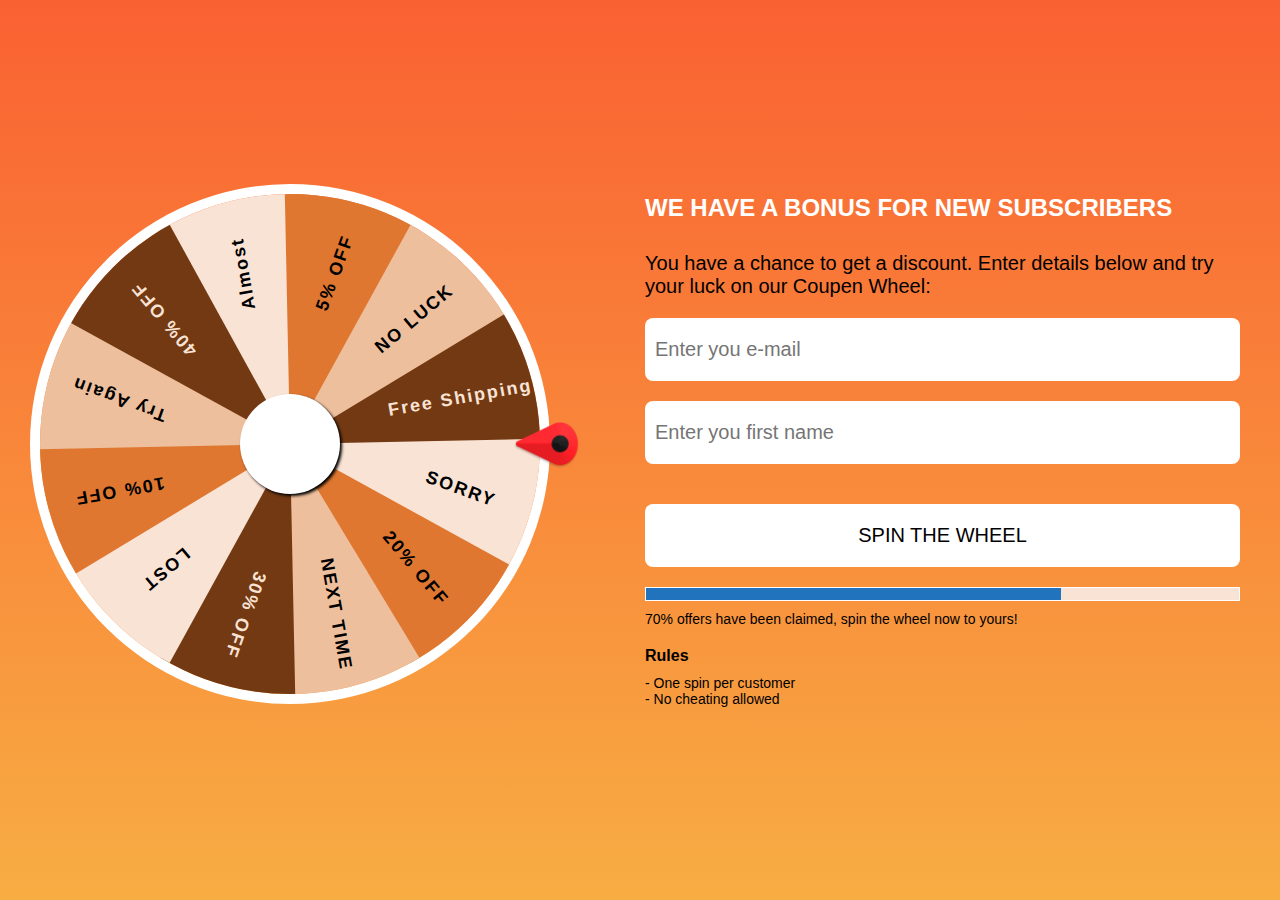
<file: index.html>
<!DOCTYPE html>
<html lang="en">
  <head>
    <meta charset="UTF-8" />
    <meta name="viewport" content="width=device-width, initial-scale=1.0" />
    <title>Offer Spin Wheel</title>
    <link rel="stylesheet" href="assets/css/style.css" />
  </head>
  <body>
    <section class="main">
      <div class="container">
        <div class="wheel-wraper">
          <div class="spin-btn"></div>
          <div class="wheel">
            <div class="number">
              <span>Almost</span>
            </div>
            <div class="number">
              <span>5% OFF</span>
            </div>
            <div class="number">
              <span>NO LUCK</span>
            </div>
            <div class="number">
              <span>Free Shipping</span>
            </div>
            <div class="number">
              <span>SORRY</span>
            </div>
            <div class="number">
              <span>20% OFF</span>
            </div>
            <div class="number">
              <span>NEXT TIME</span>
            </div>
            <div class="number">
              <span>30% OFF</span>
            </div>
            <!-- EXTRAS  -->
            <div class="number">
              <span>LOST</span>
            </div>
            <div class="number">
              <span>10% OFF</span>
            </div>
            <div class="number">
              <span>Try Again</span>
            </div>
            <div class="number">
              <span>40% OFF</span>
            </div>
          </div>
          <div class="marker"></div>
        </div>
        <!-- Form's MarkUp ********start -->
        <div class="form-wraper">
          <div class="form-head">
            <h2 class="heading">WE HAVE A BONUS FOR NEW SUBSCRIBERS</h2>
            <p class="head-content">
              You have a chance to get a discount. Enter details below and try
              your luck on our Coupen Wheel:
            </p>
          </div>
          <form action="" id="coupon-form">
            <input type="email" placeholder="Enter you e-mail" required />
            <input type="text" placeholder="Enter you first name" required />
            <button type="submit">SPIN THE WHEEL</button>
          </form>
          <div class="form-footer">
            <div class="blue-gauge"></div>
            <p class="footer-content">
              70% offers have been claimed, spin the wheel now to yours!
            </p>
            <div class="footer-foot">
              <h4>Rules</h4>
              <p>- One spin per customer</p>
              <p>- No cheating allowed</p>
            </div>
          </div>
        </div>
      </div>
    </section>
    <!-- script tags included here ************ -->
    <script src="assets/js/script.js"></script>
  </body>
</html>
</file>
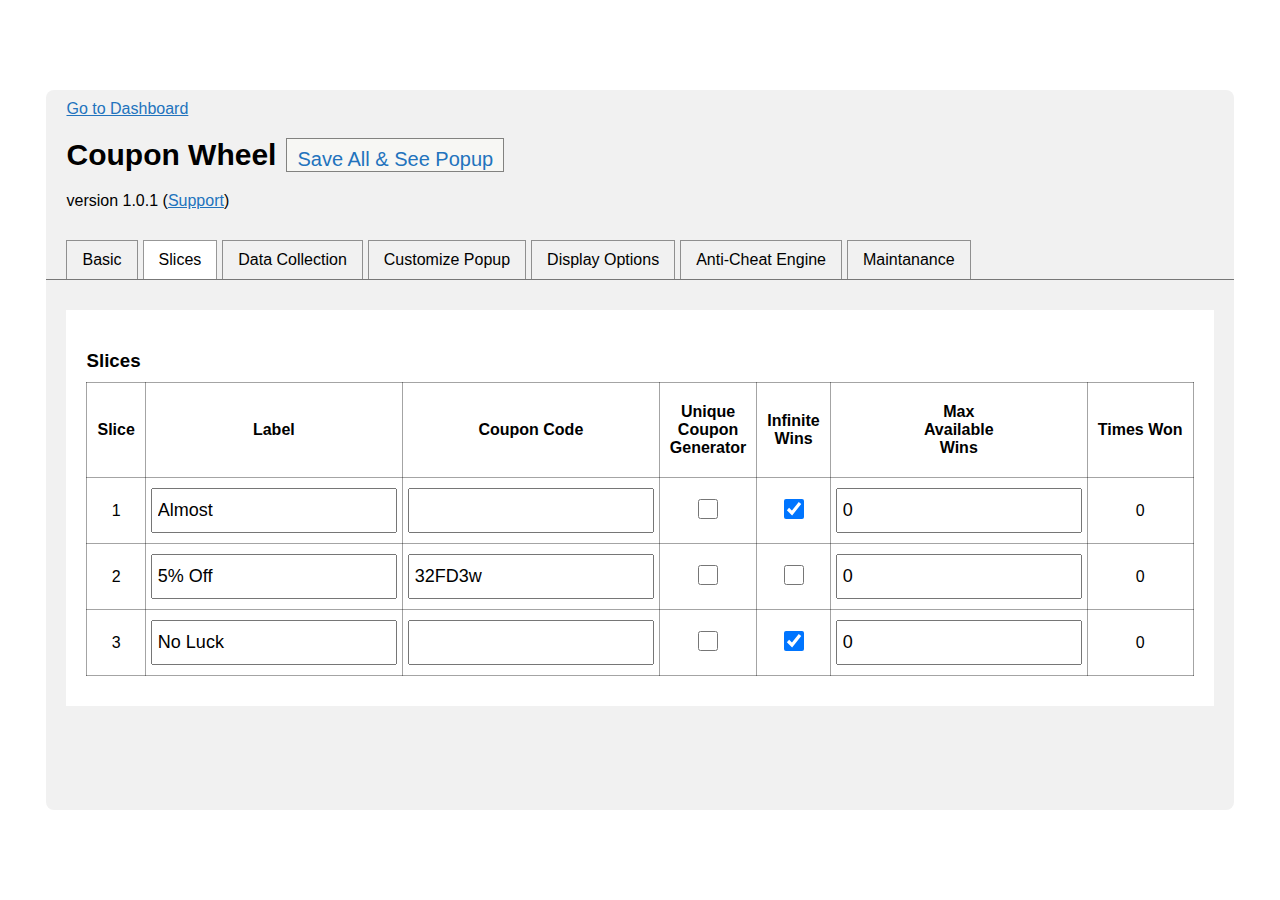
<file: assets/markup/data_form.html>
<!DOCTYPE html>
<html lang="en">
  <head>
    <meta charset="UTF-8" />
    <meta name="viewport" content="width=device-width, initial-scale=1.0" />
    <title>Data Form</title>
    <link rel="stylesheet" href="../css/style.css" />
  </head>
  <section class="data-main">
    <div class="main-head">
      <p><a href="../../index.html">Go to Dashboard</a></p>
      <div class="coupon-heading">
        <h4>Coupon Wheel</h4>
      <p><a href="#">Save All & See Popup</a></p>
    </div>
    <p>version 1.0.1 &lpar;<a href="#">Support</a>&rpar;</p>
    </div>
    <div class="main-nav">
      <ul class="list">
      <li class="item item-1">Basic</li>
      <li class="item item-2 active">Slices</li>
      <li class="item item-3">Data Collection</li>
      <li class="item item-4">Customize Popup</li>
      <li class="item item-5">Display Options</li>
      <li class="item item-6">Anti-Cheat Engine</li>
      <li class="item item-7">Maintanance</li>
    </ul>
  </div>
    <section class="table-wraper">
      <div class="slice-padder">
      <h3 class="heading">Slices</h3>
      <table>
        <thead>
          <tr>
            <th>Slice</th>
            <th>Label</th>
            <th>Coupon Code</th>
            <th>
              <p>Unique</p>
              <p>Coupon</p>
              <p>Generator</p>
            </th>
            <th>
              <p>Infinite</p>
              <p>Wins</p>
            </th>
            <th>
              <p>Max</p>
              <p>Available</p>
              <p>Wins</p>
            </th>
            <th>Times Won</th>
          </tr>
        </thead>
        <tbody>
          <tr>
            <td>1</td>
            <td><input type="text" value="Almost" /></td>
            <td><input type="text" value="" /></td>
            <td><input type="checkbox" name="" id="" /></td>
            <td><input type="checkbox" name="" id="" checked/></td>
            <td><input type="number" name="" id="" value="0" min="0"/></td>
            <td>0</td>
          </tr>
          <tr>
            <td>2</td>
            <td><input type="text" value="5% Off" /></td>
            <td><input type="text" value="32FD3w" /></td>
            <td><input type="checkbox" name="" id="" /></td>
            <td><input type="checkbox" name="" id="" /></td>
            <td><input type="number" name="" id="" value="0" min="0"/></td>
            <td>0</td>
          </tr>
          <tr>
            <td>3</td>
            <td><input type="text" value="No Luck" /></td>
            <td><input type="text" value="" /></td>
            <td><input type="checkbox" name="" id="" /></td>
            <td><input type="checkbox" name="infinite-wins" id="" checked/></td>
            <td><input type="number" name="" id="" value="0" min="0"/></td>
            <td>0</td>
          </tr>
        </tbody>
      </table>
      </div>
    </section>
  </section>
    <!-- Script Tags linked Here ****** -->
    <script src="../js/script.js"></script>
  </body>
</html>
</file>
<file: assets/css/style.css>
/* CSS RESET  */
* {
  margin: 0;
  padding: 0;
  box-sizing: border-box;
  font-family: 'Lato', sans-serif;
}
:root {
  --txt-primary: #000;
  --txt-secondary: #fff;
  --bg-primary: linear-gradient(#f94f1b, #f7a42e);
  --offer-800: #f9e3d5;
  --offer-600: #df7730;
  --offer-400: #edbf9c;
  --offer-200: #733912;
  --bg-gauge: #2273bd;
  --table-bg: #f1f1f1;
  --table-bg-2: #f7f7f4;
}
html {
  font-size: 62.5%;
  scroll-behavior: smooth;
}
body {
  font-size: 1.6rem;
  /* border: 2px solid red; */
  min-height: 100vh;
  width: 100%;
  display: flex;
  justify-content: center;
  align-items: center;
}
img {
  width: 100%;
  height: 100%;
}
ul {
  list-style: none;
}
.main {
  min-height: 100vh;
  width: 100%;
  position: relative;
  display: flex;
  justify-content: center;
  align-items: center;
}
.main::after {
  content: '';
  position: absolute;
  top: 0;
  left: 0;
  height: 100%;
  width: 100%;
  background-image: var(--bg-primary);
  opacity: 0.9;
  z-index: -1;
}
.main .container {
  display: grid;
  grid-template-columns: repeat(2, 1fr);
  gap: 1rem;
}
.wheel-wraper {
  /* border: 2px solid rgb(15, 0, 128); */
  position: relative;
  width: 500px;
  height: 500px;
  display: flex;
  justify-content: center;
  align-items: center;
}
.wheel-wraper .marker {
  /* border: 2px solid red; */
  position: absolute;
  /* top: ; */
  right: -7rem;
  height: 50px;
  width: 100px;
  background: url(../images/marker.png) center/cover no-repeat;
  z-index: 100;
}

.wheel-wraper .spin-btn {
  position: absolute;
  width: 100px;
  height: 100px;
  background: #fff;
  border-radius: 50%;
  z-index: 10;
  display: flex;
  justify-content: center;
  align-items: center;
  text-transform: uppercase;
  font-weight: 800;
  color: var(--txt-primary);
  letter-spacing: 0.2em;
  font-size: 2rem;
  /* border: 2px solid #00000080; */
  cursor: pointer;
  user-select: none;
  box-shadow: 2px 2px 3px #000;
}
.wheel-wraper .wheel {
  /* border: 2px solid #0000007d; */
  position: absolute;
  top: 0;
  left: 0;
  height: 100%;
  width: 100%;
  border-radius: 50%;
  overflow: hidden;
  box-shadow: 0 0 0 10px #fff;
  transition: transform 3s ease-in-out;
}
/* CSS for Wheel Colors */
.wheel .number:nth-child(1) {
  --i: 1;
  --clr: var(--offer-800);
  position: relative;
}
.wheel .number:nth-child(1)::before {
  content: '';
  position: absolute;
  top: 0;
  left: 0;
  height: 15px;
  width: 15px;
  border-radius: 50%;
  background-color: #000;
  z-index: 10001;
}
.wheel .number:nth-child(2) {
  --i: 2;
  --clr: var(--offer-600);
}

.wheel .number:nth-child(3) {
  --i: 3;
  --clr: var(--offer-400);
}

.wheel .number:nth-child(4) {
  --i: 4;
  --clr: var(--offer-200);
}

.wheel .number:nth-child(5) {
  --i: 5;
  --clr: var(--offer-800);
}

.wheel .number:nth-child(6) {
  --i: 6;
  --clr: var(--offer-600);
}

.wheel .number:nth-child(7) {
  --i: 7;
  --clr: var(--offer-400);
}

.wheel .number:nth-child(8) {
  --i: 8;
  --clr: var(--offer-200);
}

.wheel .number:nth-child(9) {
  --i: 9;
  --clr: var(--offer-800);
}

.wheel .number:nth-child(10) {
  --i: 10;
  --clr: var(--offer-600);
}
.wheel .number:nth-child(11) {
  --i: 11;
  --clr: var(--offer-400);
}

.wheel .number:nth-child(12) {
  --i: 12;
  --clr: var(--offer-200);
}
.wheel .number:nth-child(4n) span {
  color: var(--offer-800);
}

.wheel-wraper .wheel .number {
  /* border: 2px solid rgb(156, 138, 156); */
  position: absolute;
  width: 50%;
  height: 50%;
  background: var(--clr);
  transform-origin: bottom right;
  transform: rotate(calc(30deg * var(--i)));
  clip-path: polygon(0 0, 45% 0, 100% 100%, 0 45%);
  /* clip-path: polygon(45% 0, 0 45%, 100% 100%); */
  display: flex;
  flex-direction: column;
  justify-content: center;
  align-items: center;
}
.wheel-wraper .wheel .number::before {
  content: '';
  position: absolute;
}
.wheel-wraper .wheel .number span {
  /* border: 5px solid black; */
  position: relative;
  transform: rotate(230deg);
  font-size: 1.8rem;
  letter-spacing: 0.2rem;
  font-weight: 700;
}

.container .form-wraper {
  /* border: 2px solid lawngreen; */
  display: flex;
  flex-direction: column;
  justify-content: space-between;
  align-items: center;
}
.form-wraper .form-head {
  /* border: 2px solid rgb(0, 0, 0); */
  display: grid;
  gap: 3rem;
}
.form-head .heading {
  color: var(--txt-secondary);
  font-weight: 800;
}
.form-head .head-content {
  /* border: 2px solid green; */
  font-size: 2rem;
  font-weight: 500;
}
.form-wraper form {
  /* border: 2px solid red; */
  width: 100%;
  display: grid;
  gap: 2rem;
  padding: 2rem 0;
}
.form-wraper form input {
  padding: 2rem 1rem;
  border-radius: 0.8rem;
  width: 100%;
  font-size: 2rem;
  border: none;
  outline: none;
}
.form-wraper form button {
  margin-top: 2rem;
  padding: 2rem 1rem;
  font-size: 2rem;
  border-radius: 0.8rem;
  border: none;
  outline: none;
  cursor: pointer;
  background: var(--txt-secondary);
  transition: all 100ms ease-in-out;
}
.form-wraper form button:hover {
  background: var(--offer-800);
}
.form-wraper .form-footer {
  /* border: 2px solid purple; */
  width: 100%;
}
.form-footer .blue-gauge {
  border: 1px solid #fff;
  height: 1.4rem;
  position: relative;
  background-color: var(--offer-800);
}
.form-footer .blue-gauge::after {
  content: '';
  position: absolute;
  top: 0;
  left: 0;
  height: 100%;
  width: 70%;
  background-color: var(--bg-gauge);
}
.form-footer .footer-content {
  font-size: 1.4rem;
  margin: 1rem auto;
}
.form-footer .footer-foot h4 {
  font-weight: 800;
  margin-bottom: 1rem;
  margin-top: 2rem;
}
.form-footer .footer-foot p {
  font-size: 1.4rem;
}

/* ############## Table Page's CSS ############## */
.data-main {
  /* border: 2px solid red; */
  min-height: 80vh;
  background: var(--table-bg);
  border-radius: 0.8rem;
  /* width: 90%; */
}
.main-head {
  /* border: 2px solid palevioletred; */
  padding: 1rem 2rem;
}
.main-head p a {
  color: var(--bg-gauge);
}
.main-head .coupon-heading {
  /* border: 2px solid red; */
  display: flex;
  padding: 2rem 0;
  gap: 1rem;
}
.main-head .coupon-heading h4 {
  font-size: 3rem;
}
.main-head .coupon-heading p {
  border: 1px solid #00000079;
  display: flex;
  justify-content: center;
  align-items: end;
  padding: 0rem 1rem;
  background: var(--table-bg-2);
}
.main-head .coupon-heading p a {
  font-size: 2rem;
  text-decoration: none;
}
.data-main .main-nav {
  /* border: 2px solid blue; */
  border-bottom: 1px solid #00000081;
  padding-top: 2rem;
}
.main-nav .list {
  display: flex;
  justify-content: start;
  padding: 0 2rem;
  gap: 0.5rem;
}
.list .item {
  border: 1px solid #00000068;
  border-bottom: none;
  padding: 1rem 1.5rem;
  /* font-size: 1.4rem; */
  cursor: pointer;
  user-select: none;
}
.list .item.active {
  background: var(--txt-secondary);
}
.table-wraper {
  /* border: 2px solid orange; */
  padding: 3rem 2rem;
  overflow-x: scroll;
  /* align-self: flex-start; */
}
.table-wraper > div {
  padding: 3rem 2rem;
  background: var(--txt-secondary);
}
.table-wraper h3 {
  /* border: 2px solid palegreen; */
  padding: 1rem 0;
  background: var(--txt-secondary);
}
table {
  /* border: 2px solid red; */
  border-collapse: collapse;
  background: var(--txt-secondary);
}
/* table thead {
  background: var(--bg-gauge);
} */
thead,
th {
  border: 1px solid #0000005b;
  padding: 2rem 1rem;
  width: min-content;
}
/* table tbody {
  background: var(--offer-200);
} */
tbody,
td {
  border: 1px solid #0000005b;
  text-align: center;
  padding: 1rem 0.5rem;
}
table tbody tr td input {
  padding: 1rem 0.5rem;
  font-size: 1.8rem;
}
table tbody tr td input:focus {
  outline: 1px solid #00000080;
}
input[type='checkbox'] {
  height: 20px;
  width: 20px;
}
/* Break Points /Responsivness ************ */
@media only screen and (max-width: 1024px) {
  html {
    font-size: 55%;
  }
  .wheel-wraper {
    height: 400px;
    width: 400px;
  }
  .wheel-wraper .spin-btn {
    height: 80px;
    width: 80px;
  }
  .wheel-wraper .marker {
    height: 40px;
    height: 80px;
  }
}
@media only screen and (max-width: 768px) {
  html {
    font-size: 50%;
  }
  .main .container {
    display: grid;
    grid-template-columns: 1fr;
    gap: 5rem;
  }
  .wheel-wraper {
    align-self: center;
    height: 400px;
    width: 400px;
    justify-self: center;
  }
  .wheel-wraper .spin-btn {
    height: 60px;
    width: 60px;
  }
  .wheel-wraper .wheel {
    margin-top: 2rem;
  }
  .wheel-wraper .marker {
    height: 40px;
    width: 60px;
    right: -5.5rem;
    height: 50px;
  }
  .form-wraper {
    padding: 0 4rem 4rem 4rem;
  }
  .data-main {
    overflow: scroll;
    padding: 0 4rem;
  }
  .table-wraper .slice-padder {
    /* border: 2px solid red; */
    overflow-x: scroll;
  }
}

@media only screen and (max-width: 425px) {
  html {
    font-size: 45%;
  }
  .main .container {
    display: grid;
    grid-template-columns: 1fr;
  }
  .wheel-wraper {
    align-self: center;
    justify-self: center;
    height: 260px;
    width: 260px;
  }
  .wheel-wraper .spin-btn {
    height: 50px;
    width: 50px;
  }
  .wheel-wraper .marker {
    height: 35px;
    width: 55px;
    right: -6rem;
    height: 50px;
  }
  .wheel-wraper .wheel .number span {
    font-size: 1.4;
  }
  .table-wraper .slice-padder {
    /* border: 2px solid red; */
    overflow-x: scroll;
  }
}

@media only screen and (max-width: 375px) {
  html {
    font-size: 40%;
  }
  .main .container {
    display: grid;
    grid-template-columns: 1fr;
  }
  .wheel-wraper {
    align-self: center;
    justify-self: center;
    height: 220px;
    width: 220px;
  }
  .wheel-wraper .spin-btn {
    height: 40px;
    width: 40px;
  }
  .wheel-wraper .marker {
    height: 35px;
    width: 50px;
    right: -6rem;
    height: 50px;
  }
  .wheel-wraper .wheel .number span {
    font-size: 1.2rem;
  }
  .table-wraper .slice-padder {
    /* border: 2px solid red; */
    overflow-x: scroll;
  }
}

@media only screen and (max-width: 320px) {
  html {
    font-size: 38%;
  }
  .main .container {
    display: grid;
    grid-template-columns: 1fr;
  }
  .wheel-wraper {
    align-self: center;
    height: 180px;
    width: 180px;
  }
  .wheel-wraper .spin-btn {
    height: 35px;
    width: 35px;
  }
  .wheel-wraper .marker {
    height: 30px;
    width: 45px;
    right: -6rem;
    height: 50px;
  }
  .wheel-wraper .wheel .number span {
    font-size: 1rem;
  }
  .table-wraper .slice-padder {
    /* border: 2px solid red; */
    overflow-x: scroll;
  }
}

/* Utility Classes  */
.container {
  /* border: 2px solid #eb0707; */
  width: 1200px;
  /* height: 50vh; */
}
</file>
